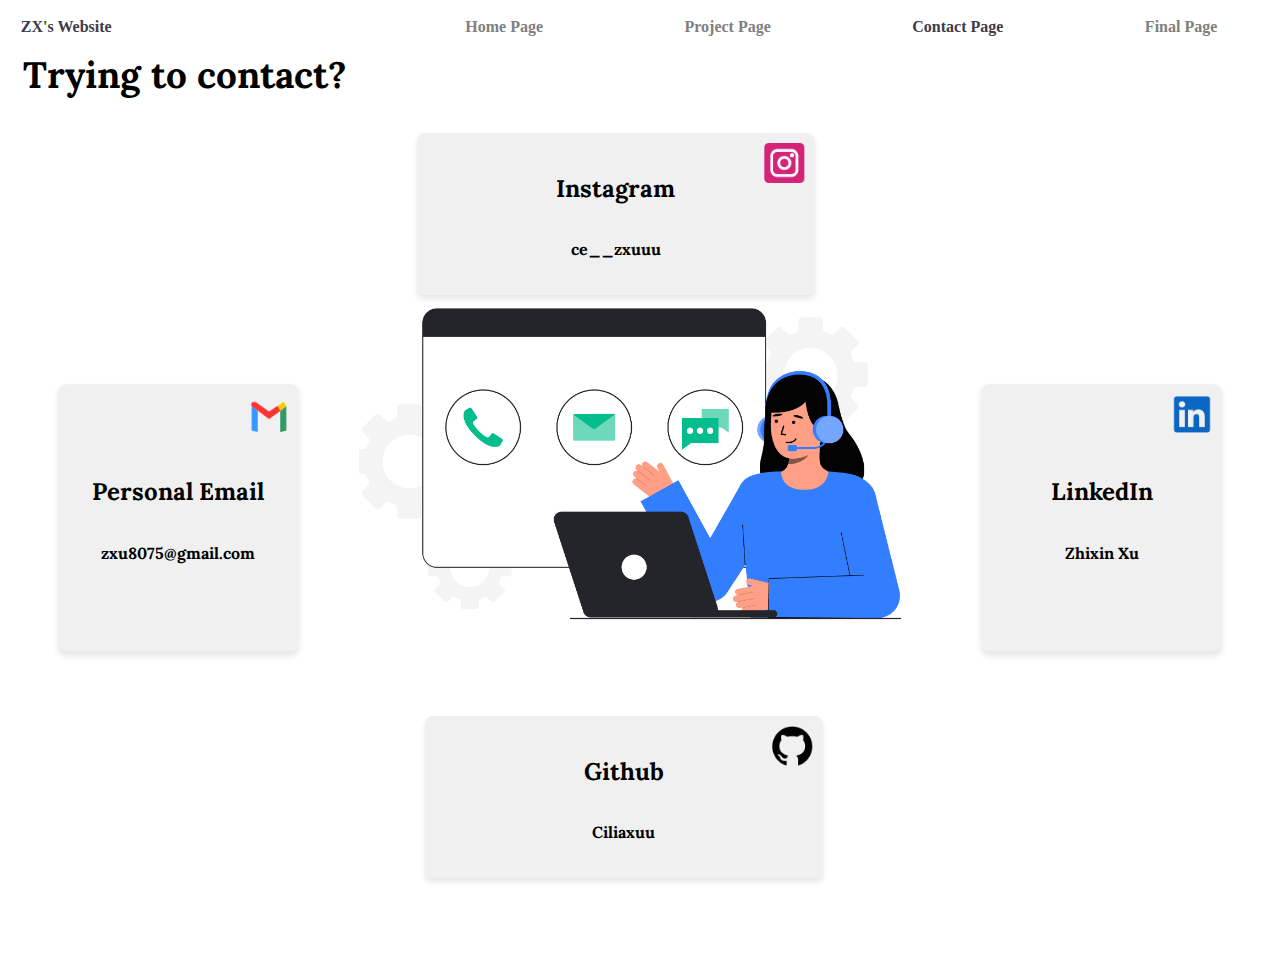
<file: contact/index.html>
<!DOCTYPE html>
<html lang="en">
<head>
    <meta charset="UTF-8">
    <meta name="viewport" content="width=device-width, initial-scale=1.0">
    <title>Contact</title>
    <link rel="stylesheet" href="../assets/style.css">
    <link rel="stylesheet" href="style.css">
    <link rel="preconnect" href="https://fonts.googleapis.com">
    <link rel="preconnect" href="https://fonts.gstatic.com" crossorigin>
    <link href="https://fonts.googleapis.com/css2?family=Lora:ital,wght@0,400..700;1,400..700&display=swap" rel="stylesheet">
</head>
<body>
    <nav>
        <div class="web-name">ZX's Website</div>
        <div class="navbar"><a href="../home/index.html">Home Page</a></div>
        <div class="navbar"><a href="../project/index.html">Project Page</a></div>
        <div class="navbar">Contact Page</div>
        <div class="navbar"><a href="../hobby/index.html">Final Page</a></div>
    </nav>

    <div class="page-container contact-page" >
        <header> Trying to contact?<header>
        <div class="card-layout">
            <div class="card personal-email">
                <img src="../assets/image/google_mail.png" alt="">
                <h2>Personal Email</h2>
                <p>zxu8075@gmail.com</p>
            </div>
            <div class="card github">
                <img src="../assets/image/github.png" alt="">
                <h2>Github</h2>
                <p><a href="https://github.com/celiaxuu">Ciliaxuu</a></p>
            </div>
            <div class="card ins">
                <img src="../assets/image/ins.png" alt="">
                <h2>Instagram</h2>
                <p><a href="https://www.instagram.com/ce__zxuuu/">ce__zxuuu</a></p>
            </div>
            <div class="card linkedIn">
                <img src="../assets/image/Linkedln.png" alt="">
                <h2>LinkedIn</h2>
                <p><a href="https://www.linkedin.com/in/zhixin-xu-7ab66a331/">Zhixin Xu</a></p>
            </div>
            <div class="center-image">
                <img src="../assets/image/contact-icon.png" alt="Central image">
            </div>
        </div>
    </div>
    
</body>
</html>
</file>
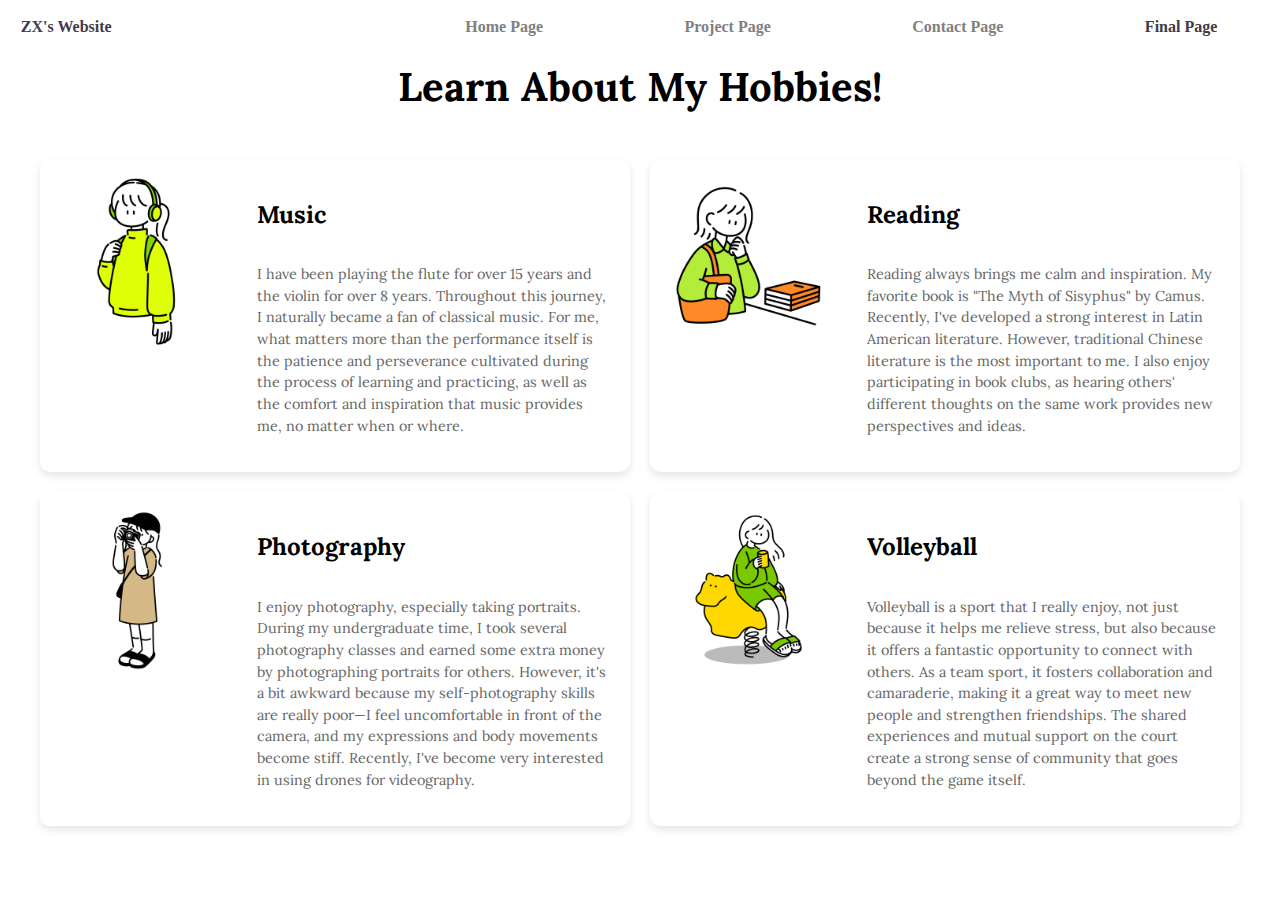
<file: hobby/index.html>
<!DOCTYPE html>
<html lang="en">
<head>
    <meta charset="UTF-8">
    <meta name="viewport" content="width=device-width, initial-scale=1.0">
    <title>hobby</title>
    <link rel="stylesheet" href="style.css">
    <link rel="stylesheet" href="../assets/style.css">
    <link rel="preconnect" href="https://fonts.gstatic.com" crossorigin>
    <link href="https://fonts.googleapis.com/css2?family=Lora:ital,wght@0,400..700;1,400..700&display=swap" rel="stylesheet">
</head>
<body>
    <nav>
        <div class="web-name">ZX's Website</div>
        <div class="navbar"><a href="../home/index.html">Home Page</a></div>
        <div class="navbar"><a href="../project/index.html">Project Page</a></div>
        <div class="navbar"><a href="../contact/index.html">Contact Page</a></div>
        <div class="navbar">Final Page</div>
    </nav>

    <div class="page-container hobby-page">
        <h1 class="hobby-title">Learn About My Hobbies!</h1>
        <div class="hobby-grid">
            <div class="hobby-card">
                <img src="../assets/image/hobby_music.png" alt="Music">
                <div class="hobby-content">
                    <h2>Music</h2>
                    <p>I have been playing the flute for over 15 years and the violin for over 8 years. 
                        Throughout this journey, I naturally became a fan of classical music. 
                        For me, what matters more than the performance itself is the patience and perseverance 
                        cultivated during the process of learning and practicing, as well as the comfort and inspiration 
                        that music provides me, no matter when or where.
                    </p>
                </div>
            </div>
            <div class="hobby-card">
                <img src="../assets/image/hobby_read.png" alt="Reading">
                <div class="hobby-content">
                    <h2>Reading</h2>
                    <p>Reading always brings me calm and inspiration. My favorite book is "The Myth of Sisyphus" by Camus. 
                        Recently, I've developed a strong interest in Latin American literature.
                        However, traditional Chinese literature is the most important to me. 
                        I also enjoy participating in book clubs, as hearing others' different thoughts on the same work 
                        provides new perspectives and ideas.</p>
                </div>
            </div>
            <div class="hobby-card">
                <img src="../assets/image/hobby_photo.png" alt="Photography">
                <div class="hobby-content">
                    <h2>Photography</h2>
                    <p>I enjoy photography, especially taking portraits. 
                        During my undergraduate time, I took several photography classes and earned some extra money 
                        by photographing portraits for others. However, it's a bit awkward because my self-photography skills 
                        are really poor—I feel uncomfortable in front of the camera, and my expressions and body movements 
                        become stiff. Recently, I've become very interested in using drones for videography.</p>
                </div>
            </div>
            <div class="hobby-card">
                <img src="../assets/image/volleyball.png" alt="Volleyball">
                <div class="hobby-content">
                    <h2>Volleyball</h2>
                    <p>Volleyball is a sport that I really enjoy, not just because it helps me relieve stress, but also because 
                        it offers a fantastic opportunity to connect with others. As a team sport, it fosters collaboration and 
                        camaraderie, making it a great way to meet new people and strengthen friendships. The shared experiences 
                        and mutual support on the court create a strong sense of community that goes beyond the game itself.
                    </p>
                </div>
            </div>
        </div>
    </div>

</body>
</html>
</file>
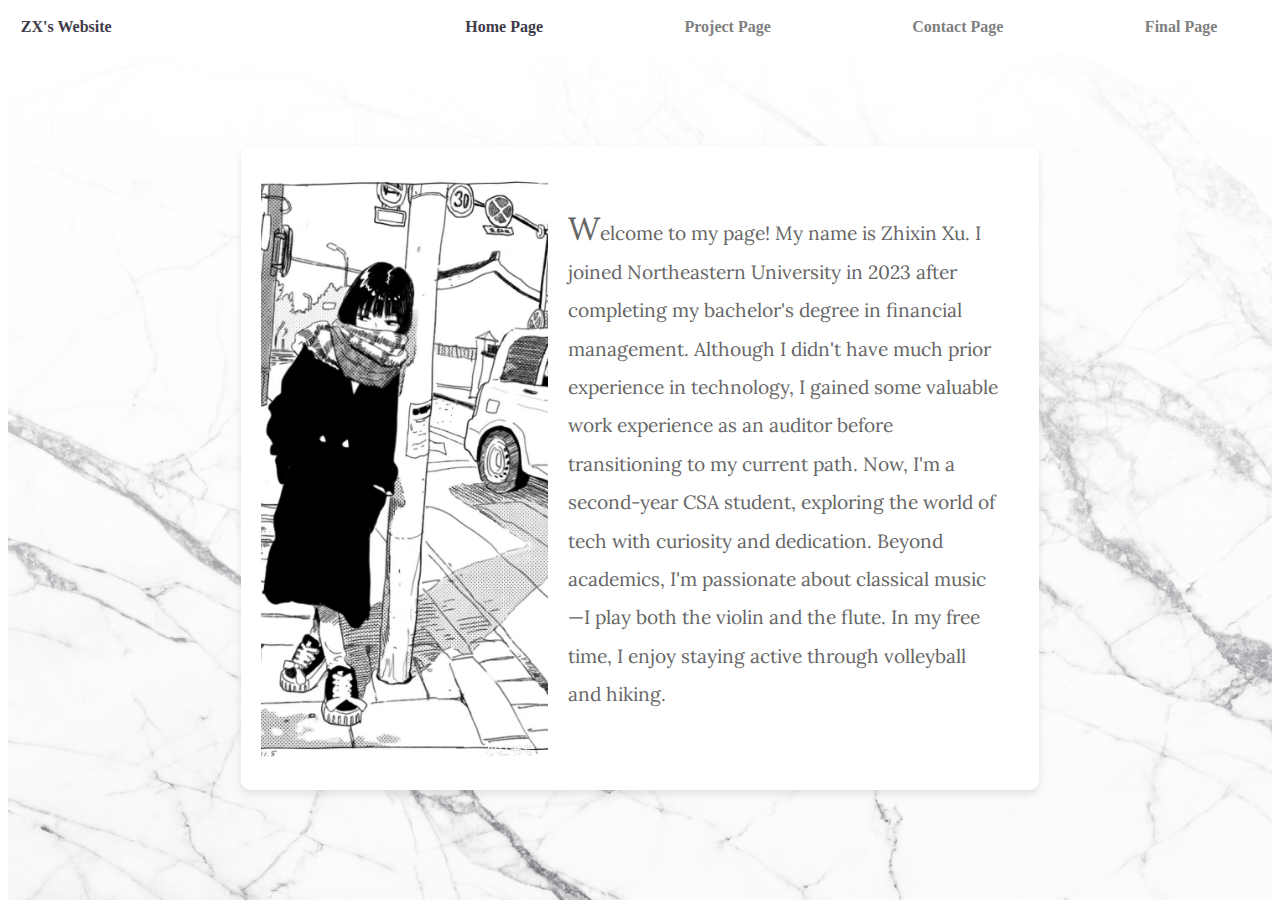
<file: home/index.html>
<!DOCTYPE html>
<html lang="en">
<head>
    <meta charset="UTF-8">
    <meta name="viewport" content="width=device-width, initial-scale=1.0">
    <link rel="stylesheet" href="../assets/style.css">
    <link rel="stylesheet" href="style.css">
    <title>Home</title>
    <link rel="preconnect" href="https://fonts.gstatic.com" crossorigin>
    <link href="https://fonts.googleapis.com/css2?family=Lora:ital,wght@0,400..700;1,400..700&display=swap" rel="stylesheet">
</head>
<body>
    <nav>
        <div class="web-name">ZX's Website</div>
        <div class="navbar">Home Page</div>
        <div class="navbar"><a href="../project/index.html">Project Page</a></div>
        <div class="navbar"><a href="../contact/index.html">Contact Page</a></div>
        <div class="navbar"><a href="../hobby/index.html">Final Page</a></div>
    </nav>

    <div class="page-container home-page">
        <div class="home-wrap">
            <div class="left">
                <img src="../assets/image/home_left.JPG" alt="">
            </div>
            <div class="right">
                <p>
                    <span>W</span>elcome to my page! My name is Zhixin Xu. I joined Northeastern University in 2023 after completing my bachelor's 
                    degree in financial management. Although I didn't have much prior experience in technology, 
                    I gained some valuable work experience as an auditor before transitioning to my current path. 
                    Now, I'm a second-year CSA student, exploring the world of tech with curiosity and dedication.
                    Beyond academics, I'm passionate about classical music—I play both the violin and the flute. In my free time, 
                    I enjoy staying active through volleyball and hiking. 
                </p>
            </div>
        </div>

    </div>
</body>
</html>
</file>
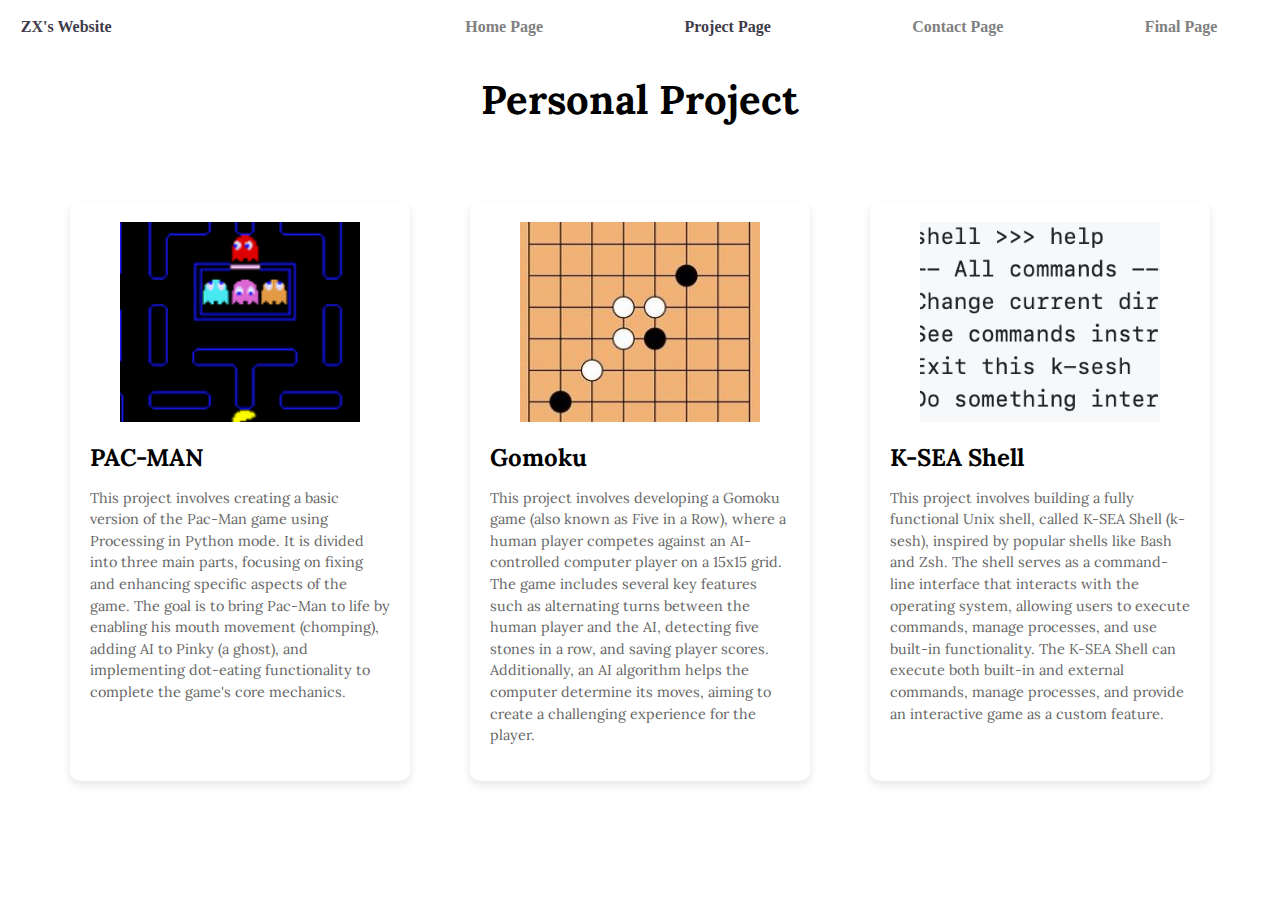
<file: project/index.html>
<!DOCTYPE html>
<html lang="en">
<head>
    <meta charset="UTF-8">
    <meta name="viewport" content="width=device-width, initial-scale=1.0">
    <title>Project</title>
    <link rel="stylesheet" href="style.css">
    <link rel="stylesheet" href="../assets/style.css">
    <link rel="preconnect" href="https://fonts.gstatic.com" crossorigin>
    <link href="https://fonts.googleapis.com/css2?family=Lora:ital,wght@0,400..700;1,400..700&display=swap" rel="stylesheet">
</head>
<body>
    <nav>
        <div class="web-name">ZX's Website</div>
        <div class="navbar"><a href="../home/index.html">Home Page</a></div>
        <div class="navbar">Project Page</div>
        <div class="navbar"><a href="../contact/index.html">Contact Page</a></div>
        <div class="navbar"><a href="../hobby/index.html">Final Page</a></div>
    </nav>

    <div class="page-container project-page">
        <h1>Personal Project</h1>
        <div class="project-main">
            <div class="project-part">
                <img src="../assets/image/pacman.png" alt="pac-man">
                <h2>
                    <a href="https://github.khoury.northeastern.edu/CS-5001-SEA-Fall2023/student-ZhixinXu/tree/main/hw10/pacman_game_starter">
                        PAC-MAN
                    </a>
                </h2>
                <p>This project involves creating a basic version of the Pac-Man game using Processing in Python mode. 
                    It is divided into three main parts, focusing on fixing and enhancing specific aspects of the game. 
                    The goal is to bring Pac-Man to life by enabling his mouth movement (chomping), adding AI to Pinky (a ghost), 
                    and implementing dot-eating functionality to complete the game's core mechanics.
                </p>
            </div>
            <div class="project-part">
                <img src="../assets/image/Gomoku.jpeg" alt="Reading">
                <h2>
                    <a href="https://github.khoury.northeastern.edu/CS-5001-SEA-Fall2023/student-ZhixinXu/tree/main/hw12/game">
                        Gomoku
                    </a>
                </h2>
                <p>This project involves developing a Gomoku game (also known as Five in a Row), where a human player competes 
                    against an AI-controlled computer player on a 15x15 grid. The game includes several key features such as 
                    alternating turns between the human player and the AI, detecting five stones in a row, and saving player scores. 
                    Additionally, an AI algorithm helps the computer determine its moves, aiming to create a challenging experience 
                    for the player.
            </div>
            <div class="project-part">
                <img src="../assets/image/pj3.png" alt="Photograghy">
                <h2>
                    <a href="https://github.khoury.northeastern.edu/CS5008SP2024NIGHT/xzxme/tree/main/a7">
                        K-SEA Shell
                    </a>
                </h2>
                <p>This project involves building a fully functional Unix shell, called K-SEA Shell (k-sesh), inspired by popular shells 
                    like Bash and Zsh. The shell serves as a command-line interface that interacts with the operating system, 
                    allowing users to execute commands, manage processes, and use built-in functionality. The K-SEA Shell can execute both built-in and external 
                    commands, manage processes, and provide an interactive game as a custom feature.</p>
            </div>
        </div>
    </div>
</body>
</html>
</file>
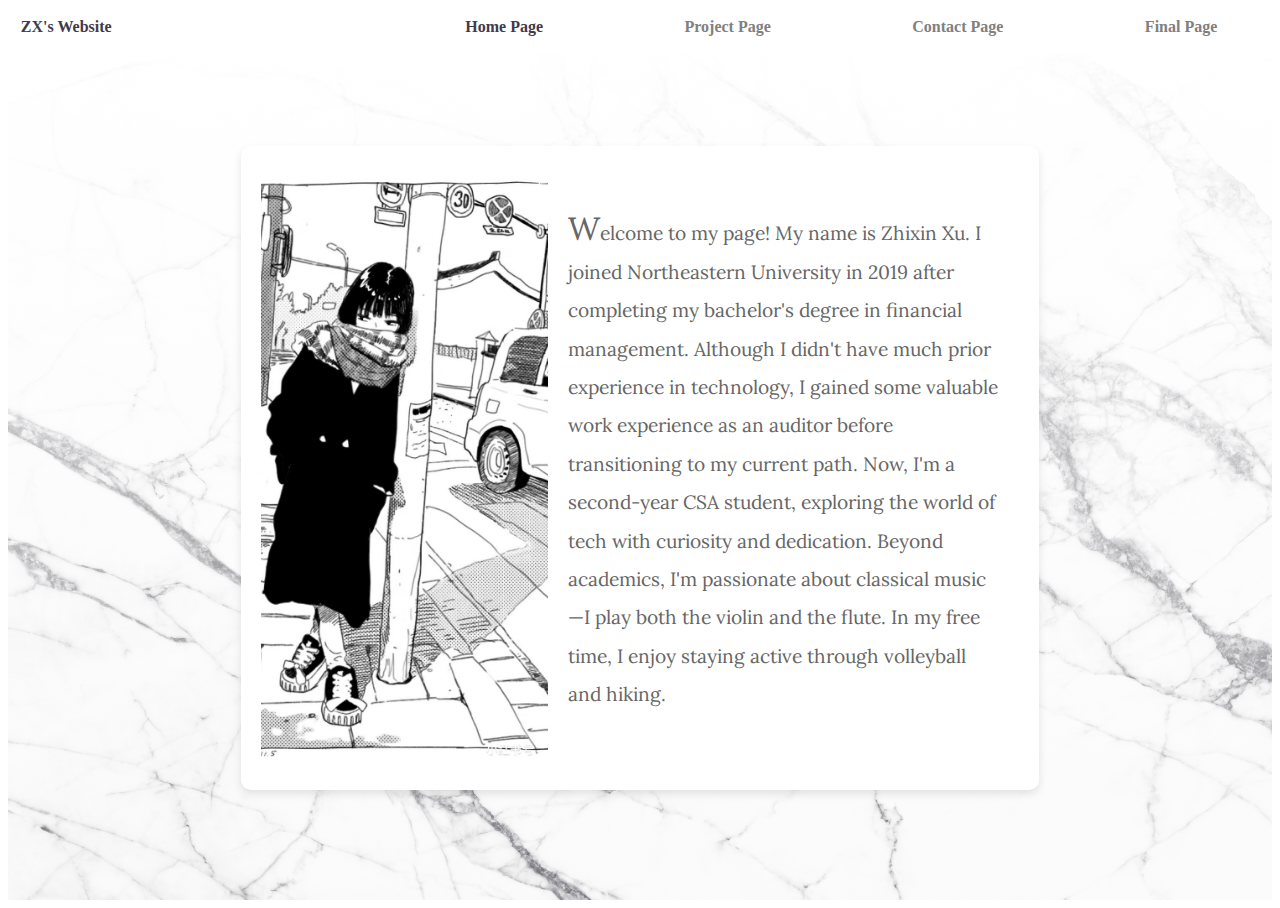
<file: personal_web/home/index.html>
<!DOCTYPE html>
<html lang="en">
<head>
    <meta charset="UTF-8">
    <meta name="viewport" content="width=device-width, initial-scale=1.0">
    <link rel="stylesheet" href="../assets/style.css">
    <link rel="stylesheet" href="style.css">
    <title>Home</title>
    <link rel="preconnect" href="https://fonts.gstatic.com" crossorigin>
    <link href="https://fonts.googleapis.com/css2?family=Lora:ital,wght@0,400..700;1,400..700&display=swap" rel="stylesheet">
</head>
<body>
    <nav>
        <div class="web-name">ZX's Website</div>
        <div class="navbar">Home Page</div>
        <div class="navbar"><a href="../project/index.html">Project Page</a></div>
        <div class="navbar"><a href="../contact/index.html">Contact Page</a></div>
        <div class="navbar"><a href="../hobby/index.html">Final Page</a></div>
    </nav>

    <div class="page-container home-page">
        <div class="home-wrap">
            <div class="left">
                <img src="../assets/image/home_left.JPG" alt="">
            </div>
            <div class="right">
                <p>
                    <span>W</span>elcome to my page! My name is Zhixin Xu. I joined Northeastern University in 2019 after completing my bachelor's 
                    degree in financial management. Although I didn't have much prior experience in technology, 
                    I gained some valuable work experience as an auditor before transitioning to my current path. 
                    Now, I'm a second-year CSA student, exploring the world of tech with curiosity and dedication.
                    Beyond academics, I'm passionate about classical music—I play both the violin and the flute. In my free time, 
                    I enjoy staying active through volleyball and hiking. 
                </p>
            </div>
        </div>

    </div>
</body>
</html>
</file>
<file: assets/style.css>
.page-container{
    margin: 4vh 0 0 0;
    padding: 0;
    height: 94vh;
    width: 100%;
    font-family: Arial, sans-serif;
    font-family:"Lora", serif;
}

/* nav bar */

nav{
    background-color: rgb(255, 255, 255);
    width: 100%;
    height: 6vh;
    color: #403B4A;
    display: flex;
    align-items: center;
    position: fixed;
    z-index: 8;
    top: 0;
    font-weight: bold;
}

.navbar{
    text-align: center;
    flex-grow: 1;
}

.navbar a:hover{
    font-weight: 700;
}

.web-name{
    padding-left: 1%;
    flex-grow: 2;
}

.navbar a{
    text-decoration: none;
    color:grey;
}

.navbar a:hover{
    font-weight: 800;
    color: silver;
}
</file>
<file: contact/style.css>
/* contact info page */

.card-layout {
    position: relative;
    width: 100%;
    height: 90vh;
    overflow: hidden;
}

.card-layout img{
    position: absolute;
    top: 10px;
    right: 10px;
    width: 40px; 
}
.contact-page header{
    font-size: 2.3rem;
    font-weight: bold;
    padding:15px;
}

.card {
    position: absolute;
    background-color: white;
    border-radius: 8px;
    box-shadow: 0 4px 6px rgba(0, 0, 0, 0.1);
    display: flex;
    flex-direction: column;
    align-items: center;
    justify-content: center;
    font-size: 1rem;
    font-weight: bold;
    background-color: #f0f0f0;
}

.card a{
    text-decoration: none;
    color: black;
}

.card a:hover{
    color: silver;
}

.ins {
    top: 20px;
    left: 48%;
    transform: translateX(-50%);
    width: 33%;
    height: 20%;
}


.linkedIn {
    top: 50%;
    right: 20px;
    transform: translateY(-50%);
    width: 20%;
    height: 33%;
}

.github {
    bottom: 45px;
    left: 48%;
    transform: translateX(-48%);
    width: 33%;
    height: 20%;
}

.personal-email {
    top: 50%;
    left: 20px;
    transform: translateY(-50%);
    width: 20%;
    height: 33%;
}

.center-image {
    position: absolute;
    top: 21.5%;
    left: 50%;
    transform: translate(-50%, 0); 
    width: 45%;
    height: auto; 
    max-width: 85%; 
    max-height: 85%; 
}


.center-image img {
    width: 100%; 
    height: auto;
    object-fit: contain; 
}

@media (max-width: 800px) {
    .card{
        font-size: 0.6rem;
    }

    .personal-email{
        width: 37%;
    }

    .linkedIn{
        width:37%;
    }

    .center-image img{
        display: none;
    }

    .card-layout img{
        display: none;
    }
}
</file>
<file: hobby/style.css>
/* hobby page */

.hobby-grid {
    display: grid;
    grid-template-columns: repeat(2, 1fr); 
    grid-template-rows: auto auto; 
    gap: 20px; 
    max-width: 1200px;
    margin: 0 auto;
    padding: 20px;
}

.hobby-card {
    display: grid;
    grid-template-columns: 1fr 2fr; 
    background-color: #fff;
    border-radius: 10px;
    box-shadow: 0 4px 8px rgba(0, 0, 0, 0.1);
    overflow: hidden;
}

.hobby-card img {
    width: 100%;
    height: auto;
    object-fit: cover;
}

.hobby-content {
    padding: 20px;
    display: flex;
    flex-direction: column;
    justify-content: center;
}

.hobby-page h1 {
    font-size: 2.5em;
    text-align: center;
    padding-top: 2%;
}

.hobby-page p{
    font-size: 0.9em;
    line-height: 1.5;
    color: #666;
}

@media (max-width: 800px) {
    .hobby-grid {
        grid-template-columns: 1fr; 
        grid-template-rows: auto; 
    }

    .hobby-card {
        grid-template-columns: 1fr;
    }

    .hobby-card img {
        width: 100%;
    }
}
</file>
<file: home/style.css>
/*  home page */

.home-page{
    background-image: linear-gradient(rgba(255, 255, 255, 1), rgba(255, 255, 255, 0.4)),url(../assets/image/bg1.jpg);
    background-size: cover;
    background-position: center;
    background-repeat: no-repeat;
    display: flex;
    justify-content: center;
    align-items: center;
    height: 96vh;

}

.home-wrap{
    background-color: white;
    width: 60%;
    height:70%;
    overflow: hidden;
    border-radius: 10px;
    box-shadow: 0 4px 8px rgba(0, 0, 0, 0.1);
    display: flex;
    padding: 20px;
}

.left{
    width:40%;
    height: 100%;
}

.left img{
    width: 100%;
    height: 100%;
    object-fit: cover;
}

.right{
    padding: 20px;
    width: 60%;
    height: 100%;
}

.right p{
    font-size: 1.2rem;
    line-height: 2;
    color: #666;
    text-align: left; 
}

.right p::first-letter{
    font-size: 2rem;
    font-weight: 200;
    line-height: 1.5;
    text-align: left;
}

@media (max-width: 600px) {
    .home-page {
        flex-direction: column;
        height: auto;
        padding: 5px;
    }

    .home-wrap {
        width: 100%;
        height: auto;
        flex-direction: column;
        justify-content: start;
    }


    .right{
        width: 100%;
        height: auto;
    }

    .right p {
        font-size: 1rem;
        text-align: left;
    }

    .right p::first-letter{
        font-size: 1.5rem;
    }
}
</file>
<file: project/style.css>
/* project page */

.project-main{
    max-width: 1200px;
    margin: 0 auto;
    padding: 50px 20px;
    display: flex;
    justify-content: space-around;
    flex-wrap: wrap;
}

.project-page h1{
    font-size: 2.5em;
    text-align: center;
    padding-top: 3%;
}

.project-part{
    background-color: #fff;
    border-radius: 10px;
    box-shadow: 0 4px 8px rgba(0, 0, 0, 0.1);
    padding: 20px;
    margin: 0 20px;
    flex: 1;
    max-width: 300px;
    text-align: left;
}

.project-part img {
    width: 80%; 
    height: 200px; 
    object-fit: cover; 
    display: block;
    margin: 0 auto;
}

.project-page h2{
    font-size: 1.5em;
    margin-bottom: 15px;
}

.project-page p{
    font-size: 0.9em;
    line-height: 1.5;
    color: #666;
}

.project-part a{
    text-decoration: none;
    color: black;
}

.project-part a:hover{
    color: silver;
}

@media (max-width: 800px) {
    .project-main {
        flex-direction: column;
        align-items: center;
    }
    
    .project-part {
        max-width: 90%;
        margin: 10px 0;
    }
    
    .project-page h1 {
        font-size: 2em;
    }
}
</file>
<file: personal_web/assets/style.css>
.page-container{
    margin: 4vh 0 0 0;
    padding: 0;
    height: 94vh;
    width: 100%;
    font-family: Arial, sans-serif;
    font-family:"Lora", serif;
}

/* nav bar */

nav{
    background-color: rgb(255, 255, 255);
    width: 100%;
    height: 6vh;
    color: #403B4A;
    display: flex;
    align-items: center;
    position: fixed;
    z-index: 8;
    top: 0;
    font-weight: bold;
}

.navbar{
    text-align: center;
    flex-grow: 1;
}

.navbar a:hover{
    font-weight: 700;
}

.web-name{
    padding-left: 1%;
    flex-grow: 2;
}

.navbar a{
    text-decoration: none;
    color:grey;
}

.navbar a:hover{
    font-weight: 800;
    color: silver;
}
</file>
<file: personal_web/home/style.css>
/*  home page */

.home-page{
    background-image: linear-gradient(rgba(255, 255, 255, 1), rgba(255, 255, 255, 0.4)),url(../assets/image/bg1.jpg);
    background-size: cover;
    background-position: center;
    background-repeat: no-repeat;
    display: flex;
    justify-content: center;
    align-items: center;
    height: 96vh;

}

.home-wrap{
    background-color: white;
    width: 60%;
    height:70%;
    overflow: hidden;
    border-radius: 10px;
    box-shadow: 0 4px 8px rgba(0, 0, 0, 0.1);
    display: flex;
    padding: 20px;
}

.left{
    width:40%;
    height: 100%;
}

.left img{
    width: 100%;
    height: 100%;
    object-fit: cover;
}

.right{
    padding: 20px;
    width: 60%;
    height: 100%;
}

.right p{
    font-size: 1.2rem;
    line-height: 2;
    color: #666;
    text-align: left; 
}

.right p::first-letter{
    font-size: 2rem;
    font-weight: 200;
    line-height: 1.5;
    text-align: left;
}

@media (max-width: 600px) {
    .home-page {
        flex-direction: column;
        height: auto;
        padding: 5px;
    }

    .home-wrap {
        width: 100%;
        height: auto;
        flex-direction: column;
        justify-content: start;
    }


    .right{
        width: 100%;
        height: auto;
    }

    .right p {
        font-size: 1rem;
        text-align: left;
    }

    .right p::first-letter{
        font-size: 1.5rem;
    }
}
</file>
